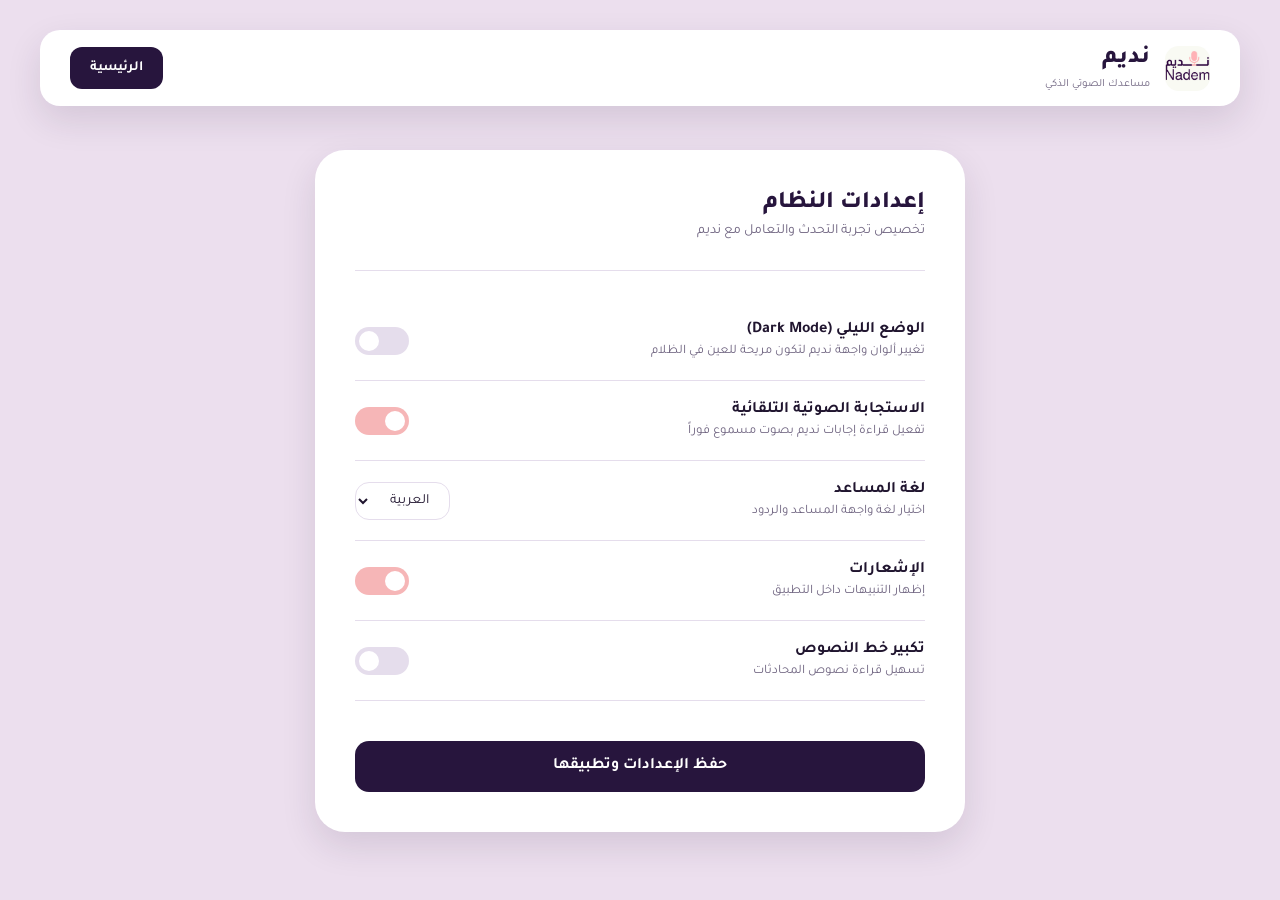
<file: pages/settings.html>
<!DOCTYPE html>
<html lang="ar" dir="rtl">
<head>
    <meta charset="UTF-8">
    <meta name="viewport" content="width=device-width, initial-scale=1.0">
    <title>نديم │ الإعدادات</title>
    <link href="https://fonts.googleapis.com/css2?family=Tajawal:wght@400;500;700;800&display=swap" rel="stylesheet">
    <link rel="stylesheet" href="../css/settings.css">
</head>
<body>

    <div class="app">
        
        <header class="header">
            <div class="logo-section">
                <div class="logo-icon">
                    <img src="../assets/logo.jpeg" alt="شعار نديم">
                </div>
                <div class="logo-text">
                    <h1>نديم</h1>
                    <p>مساعدك الصوتي الذكي</p>
                </div>
            </div>
            <div class="header-buttons">
                <button onclick="window.location.href='index.html'">الرئيسية</button>
            </div>
        </header>

        <main class="main-settings">
            <div class="settings-card">
                <div class="settings-header">
                    <h2>إعدادات النظام</h2>
                    <p>تخصيص تجربة التحدث والتعامل مع نديم</p>
                </div>

                <hr class="divider">

                <div class="setting-item">
                    <div class="setting-info">
                        <h3>الوضع الليلي (Dark Mode)</h3>
                        <p>تغيير ألوان واجهة نديم لتكون مريحة للعين في الظلام</p>
                    </div>
                    <label class="switch">
                        <input type="checkbox" id="darkModeToggle">
                        <span class="slider"></span>
                    </label>
                </div>

                <div class="setting-item">
                    <div class="setting-info">
                        <h3>الاستجابة الصوتية التلقائية</h3>
                        <p>تفعيل قراءة إجابات نديم بصوت مسموع فوراً</p>
                    </div>
                    <label class="switch">
                        <input type="checkbox" id="voiceResponse">
                        <span class="slider"></span>
                    </label>
                </div>

                <div class="setting-item">
                    <div class="setting-info">
                        <h3>لغة المساعد</h3>
                        <p>اختيار لغة واجهة المساعد والردود</p>
                </div>

                <div class="setting-control">
                     <select id="language">
                        <option value="ar">العربية</option>
                        <option value="en">English</option>
                    </select>
                </div>
            </div>

                <div class="setting-item">
                    <div class="setting-info">
                        <h3>الإشعارات</h3>
                        <p>إظهار التنبيهات داخل التطبيق</p>
                    </div>
                    
                    <label class="switch">
                        <input type="checkbox" id="notifications">
                        <span class="slider"></span>
                    </label>
            </div>

                <div class="setting-item">
                    <div class="setting-info">
                        <h3>تكبير خط النصوص</h3>
                        <p>تسهيل قراءة نصوص المحادثات</p>
                    </div>
                    <label class="switch">
                        <input type="checkbox" id="largeText">
                        <span class="slider"></span>
                    </label>
                </div>

                <div class="form-actions">
                    <button class="save-btn" id="saveSettingsBtn">حفظ الإعدادات وتطبيقها</button>
                </div>
            </div>
        </main>

    </div>

    <script src="../js/settings.js"></script>
</body>
</html>
</file>
<file: css/settings.css>
@import url('https://fonts.googleapis.com/css2?family=Tajawal:wght@400;500;700;800&display=swap');

:root {
    --primary: #27153D;
    --primary-light: #3A235A;
    --primary-dark: #1A0F29;
    --secondary: #F6B6B7;
    --secondary-hover: #f8c6c7;
    --background: #ECDFEE;
    --surface: #FFFFFF;
    --text: #20152F;
    --text-light: #6F6480;
    --border: #E5DDEC;

    --radius-sm: 14px;
    --radius-md: 20px;
    --radius-lg: 30px;

    --shadow-md: 0 14px 35px rgba(39,21,61,.12);
    --transition: .2s ease;
}

body.dark-mode {
    --background: #12091c;
    --surface: #1e122b;
    --text: #f3eff6;
    --text-light: #a59cb3;
    --border: #351f4e;
    --primary: #F6B6B7;
    --primary-light: #f8c6c7;
}

* {
    box-sizing: border-box;
    margin: 0;
    padding: 0;
    font-family: 'Tajawal', sans-serif;
}

body {
    background: var(--background);
    color: var(--text);
    min-height: 100vh;
    padding: 30px;
    transition: background var(--transition), color var(--transition);
}

.app {
    display: flex;
    flex-direction: column;
    gap: 24px;
    max-width: 1200px;
    margin: 0 auto;
}

.header {
    background-color: var(--surface);
    border-radius: var(--radius-md);
    padding: 15px 30px;
    display: flex;
    justify-content: space-between;
    align-items: center;
    box-shadow: var(--shadow-md);
    direction: rtl;
    transition: background-color var(--transition);
}

.logo-section {
    display: flex;
    align-items: center;
    gap: 15px;
}

.logo-icon {
    width: 45px;
    height: 45px;
    background: linear-gradient(135deg, #F6B6B7 0%, #f8c6c7 100%);
    border-radius: 14px;
    display: flex;
    align-items: center;
    justify-content: center;
    overflow: hidden;
    flex-shrink: 0;
}

.logo-icon img {
    width: 100%;
    height: 100%;
    object-fit: cover;
}

.logo-text h1 {
    font-size: 24px;
    font-weight: 800;
    color: var(--primary);
    transition: color var(--transition);
}

.logo-text p {
    font-size: 11px;
    color: var(--text-light);
    margin-top: 4px;
}

.header button {
    background-color: var(--primary);
    color: #FFFFFF;
    border: none;
    padding: 10px 20px;
    font-size: 14px;
    font-weight: 700;
    border-radius: 12px;
    cursor: pointer;
    transition: var(--transition);
    height: 42px;
}

body.dark-mode .header button {
    color: #12091c;
}

.header button:hover {
    background-color: var(--primary-light);
    transform: translateY(-2px);
}

.main-settings {
    display: flex;
    justify-content: center;
    align-items: center;
    padding: 20px 0;
}

.settings-card {
    background-color: var(--surface);
    border-radius: var(--radius-lg);
    box-shadow: var(--shadow-md);
    width: 100%;
    max-width: 650px;
    padding: 40px;
    direction: rtl;
    transition: background-color var(--transition);
}

.settings-header h2 {
    font-size: 24px;
    font-weight: 800;
    color: var(--primary);
    text-align: right;
    transition: color var(--transition);
}

.settings-header p {
    font-size: 14px;
    color: var(--text-light);
    text-align: right;
    margin-top: 4px;
}

.divider {
    border: none;
    border-top: 1px solid var(--border);
    margin: 30px 0;
}

.setting-item {
    display: flex;
    justify-content: space-between;
    align-items: center;
    padding: 20px 0;
    border-bottom: 1px solid var(--border);
}

.setting-info {
    text-align: right;
    padding-left: 20px;
}

.setting-info h3 {
    font-size: 16px;
    font-weight: 700;
    color: var(--text);
}

.setting-info p {
    font-size: 13px;
    color: var(--text-light);
    margin-top: 4px;
}

.setting-control select {
    padding: 10px 16px;
    border: 1px solid var(--border);
    border-radius: var(--radius-sm);
    font-size: 14px;
    color: var(--text);
    background-color: var(--surface);
    outline: none;
    cursor: pointer;
    transition: var(--transition);
}

.switch {
    position: relative;
    display: inline-block;
    width: 54px;
    height: 28px;
    flex-shrink: 0;
}

.switch input {
    opacity: 0;
    width: 0;
    height: 0;
}

.slider {
    position: absolute;
    cursor: pointer;
    top: 0;
    left: 0;
    right: 0;
    bottom: 0;
    background-color: var(--border);
    transition: .3s;
    border-radius: 34px;
}

.slider:before {
    position: absolute;
    content: "";
    height: 20px;
    width: 20px;
    left: 4px;
    bottom: 4px;
    background-color: white;
    transition: .3s;
    border-radius: 50%;
}

input:checked + .slider {
    background-color: #F6B6B7;
}

body.dark-mode input:checked + .slider {
    background-color: #3A235A;
}

input:checked + .slider:before {
    transform: translateX(26px);
}

.form-actions {
    margin-top: 40px;
}

.save-btn {
    width: 100%;
    padding: 16px;
    border: none;
    border-radius: var(--radius-sm);
    background-color: var(--primary);
    color: white;
    font-size: 16px;
    font-weight: 700;
    cursor: pointer;
    transition: var(--transition);
}

body.dark-mode .save-btn {
    color: #12091c;
}

.save-btn:hover {
    background-color: var(--primary-light);
    transform: translateY(-2px);
}

.save-btn:active {
    transform: scale(0.98);
}
</file>
